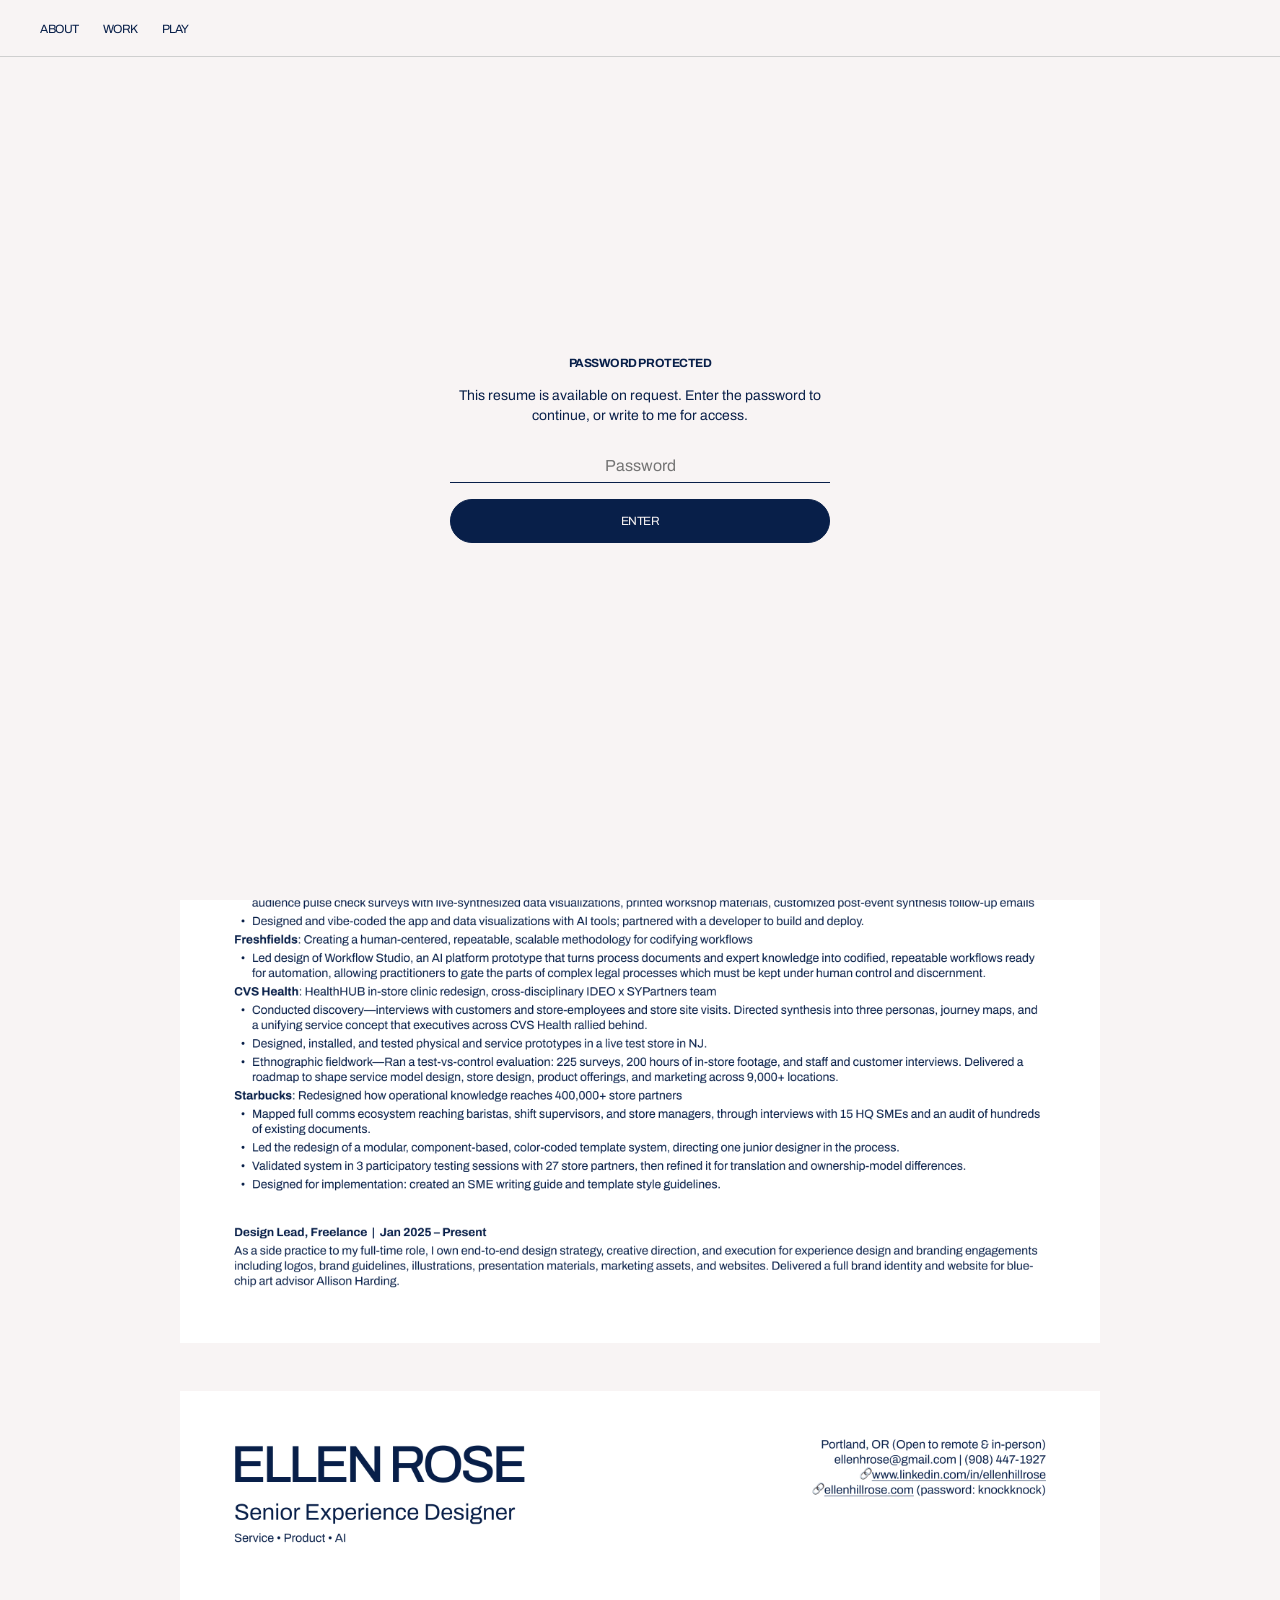
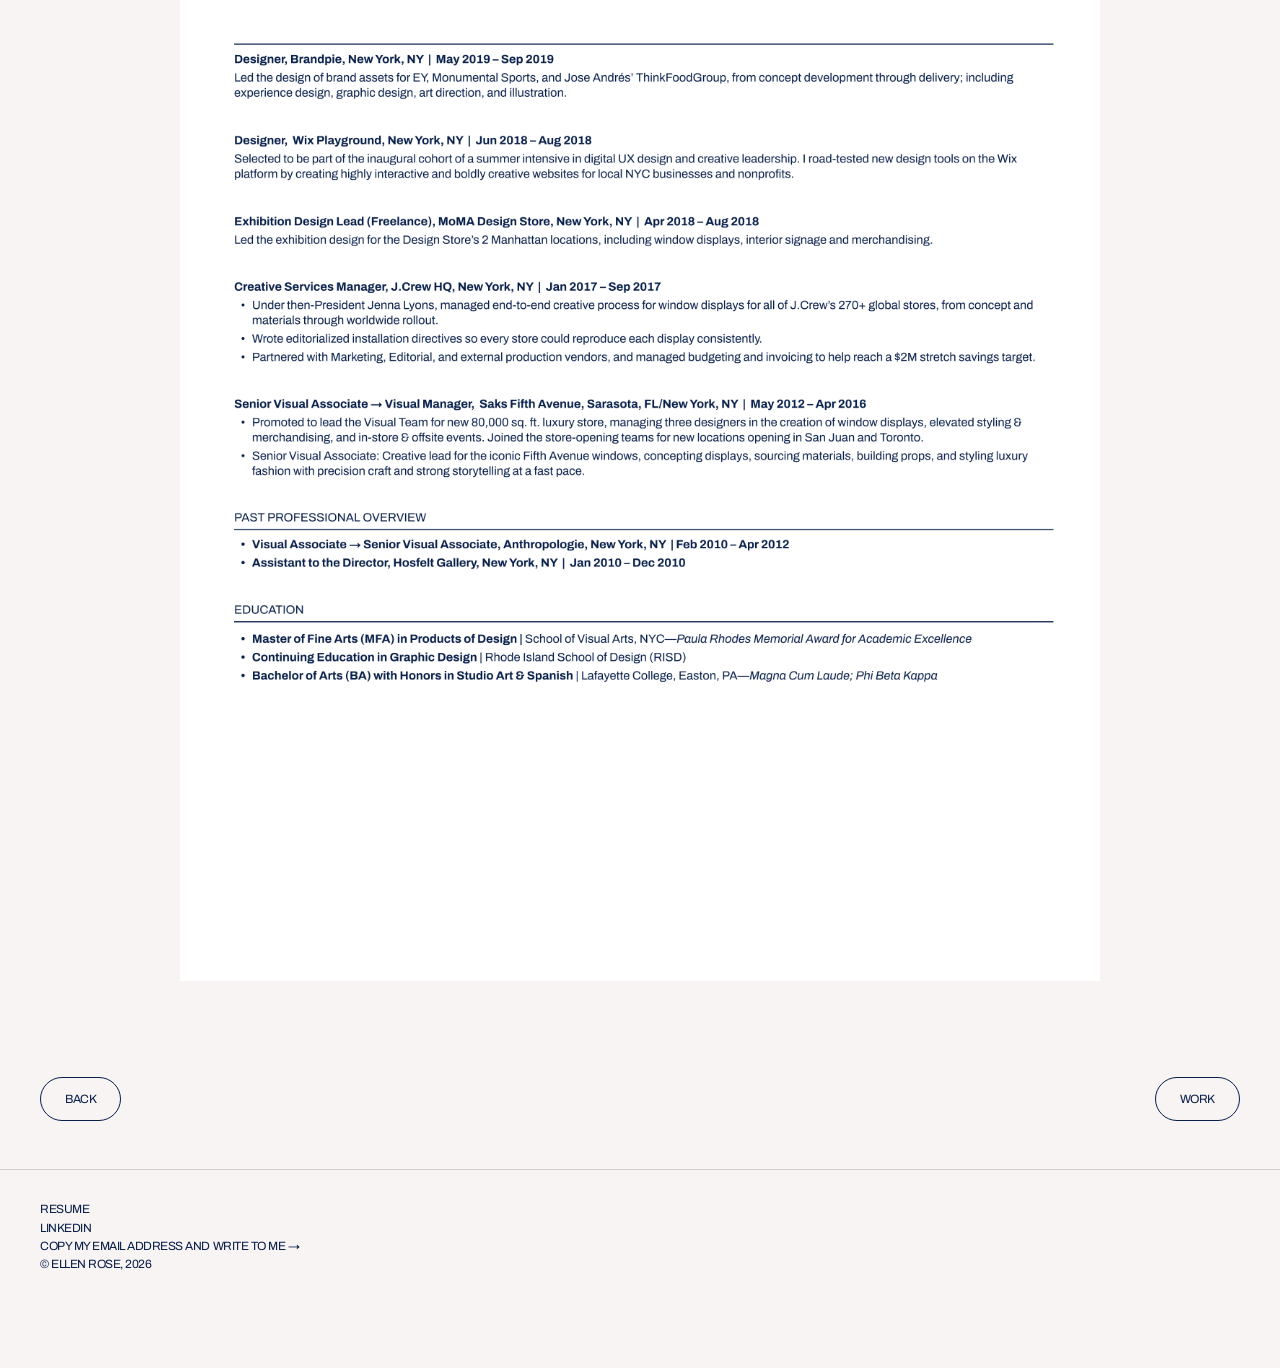
<file: resume/index.html>
<!DOCTYPE html>
<html lang="en">
<head>
  <meta charset="UTF-8" />
  <meta name="viewport" content="width=device-width, initial-scale=1.0" />
  <link rel="icon" type="image/png" href="/assets/images/favicon.png" />
  <title>Resume — Ellen Rose</title>
  <link rel="preconnect" href="https://fonts.googleapis.com" />
  <link rel="preconnect" href="https://fonts.gstatic.com" crossorigin />
  <link href="https://fonts.googleapis.com/css2?family=Archivo:wght@400;500;700&display=swap" rel="stylesheet" />
  <link rel="stylesheet" href="../css/tokens.css?v=1" />
  <link rel="stylesheet" href="../css/base.css?v=20" />
  <link rel="stylesheet" href="../css/case-study.css?v=5" />
  <link rel="stylesheet" href="../css/about.css?v=21" />
</head>
<body>

  <!-- PASSWORD GATE — shown until correct password ("knockknock") entered -->
  <div class="password-gate" id="passwordGate" role="dialog" aria-modal="true" aria-label="Password required">
    <form class="password-gate__form" id="passwordForm">
      <p class="password-gate__title">Password Protected</p>
      <p class="password-gate__note">This resume is available on request. Enter the password to continue, or write to me for access.</p>
      <label for="passwordInput" class="visually-hidden" style="position:absolute;width:1px;height:1px;overflow:hidden;clip:rect(0 0 0 0)">Password</label>
      <input type="password" id="passwordInput" class="password-gate__input" placeholder="Password" autocomplete="current-password" required />
      <button type="submit" class="password-gate__submit">Enter</button>
      <p class="password-gate__error" id="passwordError" aria-live="polite" hidden>Incorrect password. Try again.</p>
    </form>
  </div>

  <!-- NAV -->
  <nav class="site-nav" aria-label="Main navigation">
    <div class="container">
      <ul class="site-nav__list">
        <li><a href="/">About</a></li>
        <li><a href="/work/">Work</a></li>
        <li><a href="/play/">Play</a></li>
      </ul>
    </div>
  </nav>

  <!-- PAGE -->
  <main class="about-page" id="resume">

    <!-- Single-page resume image, centered. -->
    <div class="resume-figures">
      <img src="../assets/images/resume-1.png?v=3" alt="Ellen Rose resume — page 1" onerror="this.style.display='none'" />
      <img src="../assets/images/resume-2.png?v=3" alt="Ellen Rose resume — page 2" onerror="this.style.display='none'" />
    </div>

    <!-- Back (left) / Work (right) pills, above the footer -->
    <div class="about-page-nav">
      <a class="footer-next" href="/">Back</a>
      <a class="footer-next" href="/work/">Work</a>
    </div>

    <!-- ── FOOTER ─────────────────────────────────────────────── -->
    <footer class="about-footer">
      <div class="footer-links">
        <a href="/resume/">Resume</a>
        <a href="https://www.linkedin.com/in/ellenhillrose/" target="_blank" rel="noopener">LinkedIn</a>
        <button
          aria-label="Copy email address"
          onclick="navigator.clipboard.writeText('ellenhrose@gmail.com').then(() => { this.textContent = 'Copied!'; setTimeout(() => this.textContent = 'Copy my email address and write to me →', 1500); })"
        >Copy my email address and write to me →</button>
        <span class="footer-credit">© Ellen Rose, 2026</span>
      </div>
    </footer>

  </main>

  <script src="https://cdn.jsdelivr.net/npm/gsap@3/dist/gsap.min.js"></script>
  <script src="../js/main.js" type="module"></script>
  <script src="../js/password-gate.js" type="module"></script>
</body>
</html>
</file>
<file: css/tokens.css>
/* ============================================================
   DESIGN TOKENS — fill these in from your Figma design system
   ============================================================ */

:root {

  /* --- Colors --- */
  --color-bg:             #F8F4F4;
  --color-surface:        #F8F4F4;
  --color-border:         #CFCFCF;
  --color-text-primary:   #081F49;
  --color-text-secondary: #081F49;
  --color-accent:         #081F49;
  --color-accent-hover:   #081F49;
  --color-overlay:        rgba(8, 31, 73, 0.6);
  --color-white:          #ffffff;
  --color-black:          #000000;

  /* --- Typography --- */
  --font-sans:  'Archivo', system-ui, -apple-system, sans-serif;
  --font-serif: 'Archivo', system-ui, -apple-system, sans-serif;
  --font-mono:  ui-monospace, 'Cascadia Code', monospace;

  --text-xs:    0.75rem;    /* 12px */
  --text-sm:    0.875rem;   /* 14px */
  --text-base:  1rem;       /* 16px */
  --text-md:    1.125rem;   /* 18px */
  --text-lg:    1.25rem;    /* 20px */
  --text-xl:    1.5rem;     /* 24px */
  --text-2xl:   2rem;       /* 32px */
  --text-3xl:   2.5rem;     /* 40px */
  --text-4xl:   3.5rem;     /* 56px */
  --text-5xl:   5rem;       /* 80px */

  --leading-tight:    1.1;
  --leading-snug:     1.3;
  --leading-normal:   1.5;
  --leading-body:     1.4;    /* body copy  — 140% */
  --leading-label:    1.2;    /* labels     — 120% */
  --leading-loose:    1.7;

  --tracking-headline: -0.06em;   /* Baton Turbo headlines */
  --tracking-label:    -0.04em;   /* section labels */
  --tracking-body:      0em;      /* body copy */
  --tracking-tight:    -0.03em;
  --tracking-normal:    0;
  --tracking-wide:      0.08em;
  --tracking-wider:     0.15em;

  /* --- Spacing (8px base grid) --- */
  --space-1:   0.25rem;   /*  4px */
  --space-2:   0.5rem;    /*  8px */
  --space-3:   0.75rem;   /* 12px */
  --space-4:   1rem;      /* 16px */
  --space-5:   1.25rem;   /* 20px */
  --space-6:   1.5rem;    /* 24px */
  --space-8:   2rem;      /* 32px */
  --space-10:  2.5rem;    /* 40px */
  --space-12:  3rem;      /* 48px */
  --space-16:  4rem;      /* 64px */
  --space-20:  5rem;      /* 80px */
  --space-24:  6rem;      /* 96px */
  --space-32:  8rem;      /* 128px */

  /* --- Layout --- */
  --container-max:  1280px;
  --container-pad:  var(--space-6);   /* default horizontal gutter */

  /* --- Borders --- */
  --radius-sm:   4px;
  --radius-md:   8px;
  --radius-lg:   16px;
  --radius-full: 9999px;

  /* --- Shadows --- */
  --shadow-sm:  ;
  --shadow-md:  ;
  --shadow-lg:  ;

  /* --- Z-index layers --- */
  --z-base:     0;
  --z-raised:   10;
  --z-dropdown: 100;
  --z-slider:   200;   /* Play page slider overlays */
  --z-modal:    300;   /* password gate */
  --z-nav:      400;
  --z-toast:    500;

  /* --- Motion --- */
  --ease-out-expo:  cubic-bezier(0.16, 1, 0.3, 1);
  --ease-in-expo:   cubic-bezier(0.7, 0, 0.84, 0);
  --ease-in-out:    cubic-bezier(0.65, 0, 0.35, 1);
  --duration-fast:  200ms;
  --duration-base:  400ms;
  --duration-slow:  700ms;
  --duration-crawl: 1200ms;
}
</file>
<file: css/base.css>
/* tokens loaded via <link> in each page's <head> */

/* ============================================================
   BASE / RESET
   ============================================================ */

*, *::before, *::after {
  box-sizing: border-box;
  margin: 0;
  padding: 0;
}

html {
  font-size: 16px;
  scroll-behavior: smooth;
  -webkit-text-size-adjust: 100%;
  /* Clip horizontal overflow (e.g. the off-screen Play sliders) here on <html>
     so <body> is NOT turned into a scroll container — that nested-scroll setup
     was causing subtle clipping at the bottom of the page. */
  overflow-x: hidden;
}

body {
  background-color: var(--color-bg);
  color: var(--color-text-primary);
  font-family: var(--font-sans);
  font-size: var(--text-base);
  line-height: var(--leading-normal);
  min-height: 100dvh;
}

img, video {
  display: block;
  max-width: 100%;
  height: auto;
}

a {
  color: inherit;
  text-decoration: none;
}

ul, ol {
  list-style: none;
}

button {
  background: none;
  border: none;
  cursor: pointer;
  font: inherit;
}

/* ============================================================
   LAYOUT UTILITIES
   ============================================================ */

.container {
  width: 100%;
  max-width: var(--container-max);
  margin-inline: auto;
  padding-inline: var(--container-pad);
}

/* ============================================================
   TYPOGRAPHY UTILITIES
   ============================================================ */

.font-sans   { font-family: var(--font-sans); }
.font-serif  { font-family: var(--font-serif); }

/* ============================================================
   NAV  (shell — styles added per page design)
   ============================================================ */

.site-nav {
  position: fixed;
  top: 0;
  left: 0;
  right: 0;
  z-index: var(--z-nav);
}

.site-nav__list {
  display: flex;
  gap: var(--space-8);
  align-items: center;
}

/* ============================================================
   PASSWORD GATE  (overlay for protected work pages)
   ============================================================ */

.password-gate {
  position: fixed;
  inset: 0;
  z-index: var(--z-modal);
  background-color: var(--color-overlay);
  display: flex;
  align-items: center;
  justify-content: center;
}

.password-gate[hidden] { display: none; }

.password-gate__form {
  display: flex;
  flex-direction: column;
  gap: var(--space-4);
}

/* ============================================================
   PLAY PAGE — SLIDER OVERLAY
   ============================================================ */

.play-slider {
  position: fixed;
  inset: 0;
  z-index: var(--z-slider);
  transform: translateX(100%);   /* off-screen right by default */
  will-change: transform;
}

.play-slider.is-active {
  transform: translateX(0);
}

/* ============================================================
   RESPONSIVE BREAKPOINTS
   Mobile-first: base styles target 375px
   ============================================================ */

/* Tablet — 768px+ */
@media (min-width: 768px) {
  :root {
    --container-pad: var(--space-10);
  }
}

/* Desktop — 1280px+ */
@media (min-width: 1280px) {
  :root {
    --container-pad: var(--space-20);   /* 80px per spec */
  }
}
</file>
<file: css/case-study.css>
/* ============================================================
   CASE STUDY PAGE (password-protected)
   Vertical stack of 16:9 slide graphics, 80px side margins.
   Same nav / footer / button styling as the rest of the site.
   ============================================================ */

/* --- Nav --------------------------------------------------- */
.site-nav {
  padding-block: var(--space-4);
  background: var(--color-bg);
  border-bottom: 1px solid var(--color-border);
}

.site-nav__list { gap: var(--space-6); }

.site-nav__list a {
  font-family: var(--font-sans);
  font-weight: 400;
  font-size: var(--text-xs);
  letter-spacing: var(--tracking-label);
  line-height: var(--leading-label);
  text-transform: uppercase;
  color: var(--color-text-primary);
  transition: opacity var(--duration-fast) ease;
}

.site-nav__list a:hover { opacity: 0.55; }
.site-nav__list a[aria-current="page"] { font-weight: 700; }

.site-nav .container {
  max-width: none;
  padding-inline: 80px;
}

/* --- Page shell -------------------------------------------- */
.case-page {
  padding-top: 56px;          /* clear fixed nav */
}

/* --- Slide stack ------------------------------------------- */
.case-slides {
  padding: 96px 80px 0;       /* top gap + 80px side margins */
  display: flex;
  flex-direction: column;
  gap: 100px;                 /* vertical gap between slides */
}

.case-slide {
  display: block;
  width: 100%;
  aspect-ratio: 16 / 9;
  object-fit: contain;
}

/* --- Embedded Google Slides deck --------------------------- */
.case-embed {
  padding: 96px 80px 0;       /* match the slide stack's gutters */
}

.case-embed__frame {
  position: relative;
  width: 100%;
  height: 0;
  /* 16:9 slide (56.25%) + ~30px for the player's control bar, so the slide
     fills the full width with no black letterbox bars on the sides. */
  padding-bottom: calc(56.25% + 30px);
  border: 1px solid var(--color-border);
}

.case-embed__frame iframe {
  position: absolute;
  inset: 0;
  width: 100%;
  height: 100%;
  border: 0;
}

/* ============================================================
   PASSWORD GATE
   ============================================================ */
.password-gate {
  position: fixed;
  inset: 0;
  z-index: var(--z-modal);
  background-color: var(--color-bg);
  display: flex;
  align-items: center;
  justify-content: center;
  padding: var(--space-6);
}

.password-gate[hidden] { display: none; }

.password-gate__form {
  display: flex;
  flex-direction: column;
  gap: var(--space-4);
  width: 100%;
  max-width: 380px;
  text-align: center;
}

.password-gate__title {
  font-family: var(--font-sans);
  font-weight: 700;
  font-size: var(--text-xs);
  letter-spacing: var(--tracking-label);
  text-transform: uppercase;
  line-height: 1.1;
  color: var(--color-text-primary);
}

.password-gate__note {
  font-family: var(--font-sans);
  font-weight: 400;
  font-size: var(--text-sm);
  line-height: var(--leading-body);
  color: var(--color-text-primary);
  margin-bottom: var(--space-2);
}

.password-gate__input {
  font-family: var(--font-sans);
  font-size: var(--text-base);
  color: var(--color-text-primary);
  background: transparent;
  border: none;
  border-bottom: 1px solid var(--color-text-primary);
  border-radius: 0;
  padding: var(--space-2) var(--space-1);
  text-align: center;
  outline: none;
}

.password-gate__input:focus { border-bottom-color: var(--color-accent); }

.password-gate__submit {
  font-family: var(--font-sans);
  font-weight: 400;
  font-size: var(--text-xs);
  letter-spacing: var(--tracking-label);
  text-transform: uppercase;
  color: var(--color-bg);
  background: var(--color-text-primary);
  border: 1px solid var(--color-text-primary);
  border-radius: var(--radius-full);
  padding: var(--space-3) var(--space-6);
  cursor: pointer;
  transition: opacity var(--duration-fast) ease;
}

.password-gate__submit:hover { opacity: 0.85; }

.password-gate__error {
  font-family: var(--font-sans);
  font-size: var(--text-sm);
  color: #b00020;
  min-height: 1.2em;
}

.password-gate__error[hidden] { display: none; }

/* ============================================================
   FOOTER — same as Work page
   ============================================================ */
.case-footer {
  padding-left: 80px;
  padding-right: 80px;
  padding-top: 96px;
  padding-bottom: var(--space-24);
  width: 100%;
}

.case-footer__nav {
  display: flex;
  align-items: center;
  justify-content: space-between;
  padding-bottom: var(--space-12);
}

.footer-nav-pill {
  display: inline-flex;
  align-items: center;
  font-family: var(--font-sans);
  font-weight: 400;
  font-size: var(--text-xs);
  letter-spacing: var(--tracking-label);
  text-transform: uppercase;
  color: var(--color-text-primary);
  border: 1px solid var(--color-text-primary);
  padding: var(--space-3) var(--space-6);
  border-radius: var(--radius-full);
  white-space: nowrap;
  text-decoration: none;
  transition: background var(--duration-fast) ease, color var(--duration-fast) ease;
}

.footer-nav-pill:hover {
  background: var(--color-text-primary);
  color: var(--color-bg);
}

.case-footer__links {
  border-top: 1px solid var(--color-border);
  padding-top: var(--space-8);
  display: flex;
  flex-direction: column;
  gap: var(--space-1);
}

.case-footer__links a,
.case-footer__links button,
.case-footer__links .footer-credit {
  font-family: var(--font-sans);
  font-weight: 400;
  font-size: var(--text-xs);
  line-height: var(--leading-label);
  letter-spacing: var(--tracking-label);
  text-transform: uppercase;
  color: var(--color-text-primary);
  background: none;
  border: none;
  cursor: pointer;
  padding: 0;
  text-align: left;
  transition: opacity var(--duration-fast) ease;
}

.case-footer__links a:hover,
.case-footer__links button:hover { opacity: 0.55; }

/* Copyright line is not a link — keep the default arrow cursor */
.case-footer__links .footer-credit { cursor: default; }

/* ============================================================
   RESPONSIVE
   ============================================================ */
@media (min-width: 768px) and (max-width: 1279px) {
  .site-nav .container { padding-inline: 40px; }
  .case-slides { padding: 64px 40px 0; gap: 72px; }
  .case-embed { padding: 64px 40px 0; }
  .case-footer { padding-inline: 40px; padding-top: 64px; }
}

@media (max-width: 767px) {
  .site-nav .container { padding-inline: 20px; }
  .case-slides { padding: 40px 20px 0; gap: 40px; }
  .case-embed { padding: 40px 20px 0; }
  .case-footer { padding-inline: 20px; padding-top: 48px; }
  .case-footer__nav { padding-bottom: var(--space-8); }
}
</file>
<file: css/about.css>
/* ============================================================
   ABOUT PAGE
   Layout: 50/50 split — labels left, content right
   Vertical grey line = border-left on every right (content) cell
   Horizontal grey lines = border-top on every row
   ============================================================ */

/* --- Archivo loaded via Google Fonts <link> in <head> ------ */

/* --- Nav --------------------------------------------------- */
.site-nav {
  padding-block: var(--space-4);
  background: var(--color-bg);
  border-bottom: 1px solid var(--color-border);
}

.site-nav__list {
  gap: var(--space-6);
}

.site-nav__list a {
  font-family: var(--font-sans);
  font-weight: 400;
  font-size: var(--text-xs);
  letter-spacing: var(--tracking-label);
  line-height: var(--leading-label);
  text-transform: uppercase;
  color: var(--color-text-primary);
  transition: opacity var(--duration-fast) ease;
}

.site-nav__list a:hover        { opacity: 0.55; }
.site-nav__list a[aria-current="page"] { font-weight: 700; }

/* Override .container inside nav to match the 40px left inset */
.site-nav .container {
  max-width: none;
  padding-inline: 40px;
}

/* --- Page shell -------------------------------------------- */
.about-page {
  padding-top: 56px;   /* clear the fixed nav */
}

/* .about-rows wraps all section rows but NOT the footer.
   The vertical grey line lives here so it terminates exactly at
   the footer's border-top and doesn't extend into the footer. */
.about-rows {
  position: relative;
}

.about-rows::after {
  content: '';
  position: absolute;
  top: 0;
  bottom: 0;
  left: 50%;
  width: 1px;
  background-color: var(--color-border);
  pointer-events: none;
  z-index: 0;
}

/* ============================================================
   ROW — full-viewport-width two-column grid
   Left cell  = label side  (50%)
   Right cell = content side (50%) with the vertical grey line
   ============================================================ */
.about-row {
  display: grid;
  grid-template-columns: 1fr 1fr;   /* exactly 50 / 50 */
  align-items: start;
  border-top: 1px solid var(--color-border);
  padding-top: 1.75rem;             /* 28px — sit close under the line */
  padding-bottom: 5rem;             /* 80px — breathing room below */
  width: 100%;
  position: relative;
  z-index: 1;
}

/* Hero — no top border.
   align-items: start → photo top locks to the same edge as the headline top,
   placing it at the cap-height of the "E" in ELLEN ROSE. */
.about-row--hero {
  border-top: none;
  padding-top: 1.5rem;
  padding-bottom: 4rem;   /* doubled — more breathing room above the ABOUT line */
  align-items: start;
}

/* Label cell — left half */
.about-row__label {
  padding-left: 40px;
  padding-right: 20px;
  position: relative;
  z-index: 1;
}

/* Content cell — right half.
   Vertical line comes from .about-page::after, not border-left. */
.about-row__content {
  padding-left: 24px;
  padding-right: 40px;
  position: relative;   /* so content sits above the pseudo-element */
  z-index: 1;
}

/* ============================================================
   SECTION LABELS  — 110% leading per spec
   ============================================================ */
.section-label {
  font-family: var(--font-sans);
  font-weight: 400;
  font-size: var(--text-xs);
  line-height: 1.1;                 /* 110% */
  letter-spacing: var(--tracking-label);
  text-transform: uppercase;
  color: var(--color-text-primary);
  display: block;
}

/* ============================================================
   HERO
   ============================================================ */

/*
  Headline fills the right half at each breakpoint.
  Archivo cap-height ≈ 0.72 × font-size → photo matches the "E".

  Desktop (1280px):
    Right inner width = 50vw − 24px(left pad) − 40px(right pad)
    ≈ 640 − 64 = 576px
    Font-size that fills 576px ≈ 6.5rem (104px)
    Photo = 6.5rem × 0.72 = 4.68rem ≈ 75px
*/
.about-headline {
  font-family: var(--font-sans);
  font-weight: 500;
  font-size: 6rem;                  /* fills right column at 1280px */
  line-height: 0.92;
  letter-spacing: var(--tracking-headline);
  text-transform: uppercase;
  color: var(--color-text-primary);
}

.about-photo {
  width:  calc(6rem * 0.73 * 2 * 1.4);   /* +40% larger; top stays aligned via margin-top */
  height: calc(6rem * 0.73 * 2 * 1.4);
  /* Nudge down by the negative half-leading so top of circle = top of "E"
     half-leading = (line-height − 1) / 2 × font-size = (0.92 − 1)/2 × 6rem = −0.24rem
     We add the absolute value to push DOWN into the cap-height zone.        */
  margin-top: calc((1 - 0.92) / 2 * 6rem);
  border-radius: var(--radius-full);
  object-fit: cover;
  object-position: center top;
  display: block;
  flex-shrink: 0;
}

/* ============================================================
   BODY TEXT
   ============================================================ */
.body-text {
  font-family: var(--font-sans);
  font-weight: 400;
  font-size: var(--text-base);
  line-height: var(--leading-body);
  letter-spacing: var(--tracking-body);
  color: var(--color-text-primary);
}

/* Cap the copy at the width of the ELLEN ROSE headline (≈33.8em at the
   desktop 6rem size) so its right edge aligns with the final "E" rather
   than stretching the full column on wide screens. */
.body-text p { max-width: 33.8em; }
.body-text p + p { margin-top: var(--space-4); }

/* Design-principles link under the About copy — reads as a continuation
   of the body paragraphs (same body font size/style, sentence case) */
.about-principles-link {
  margin-top: var(--space-4);
  font-family: var(--font-sans);
  font-weight: 400;
  font-size: var(--text-base);
  line-height: var(--leading-body);
  letter-spacing: var(--tracking-body);
  text-transform: none;
  color: var(--color-text-primary);
}
.about-principles-link {
  margin-top: var(--space-6);
}
/* Pill button — matches .footer-next (defined below) */

/* ============================================================
   DESIGN EXPERTISE
   ============================================================ */
.expertise-block + .expertise-block {
  margin-top: var(--space-8);
}

.expertise-block__heading {
  font-family: var(--font-sans);
  font-weight: 400;
  font-size: var(--text-xs);
  line-height: 1.1;
  letter-spacing: var(--tracking-label);
  text-transform: uppercase;
  color: var(--color-text-primary);
  margin-bottom: 8px;
}

.expertise-block__body {
  font-family: var(--font-sans);
  font-weight: 400;
  font-size: var(--text-base);
  line-height: var(--leading-body);
  letter-spacing: var(--tracking-body);
  color: var(--color-text-primary);
  /* Align right edge with the ELLEN ROSE headline, like the About copy. */
  max-width: 33.8em;
}

/* ============================================================
   BULLETED SKILL LISTS — Consulting Expertise + AI-Native Design
   ============================================================ */
.consulting-list,
.expertise-list {
  list-style: disc;
  padding-left: 1.1em;        /* room for the bullet */
  font-family: var(--font-sans);
  font-weight: 400;
  font-size: var(--text-base);
  line-height: var(--leading-body);
  letter-spacing: var(--tracking-body);
  color: var(--color-text-primary);
}

.consulting-list li + li,
.expertise-list li + li { margin-top: var(--space-1); }

/* AI-Native list aligns its right edge with the headline too. */
.expertise-list { max-width: 33.8em; }

/* ============================================================
   EDUCATION
   ============================================================ */
.education-entry + .education-entry { margin-top: var(--space-8); }

.education-entry__school {
  font-family: var(--font-sans);
  font-weight: 700;
  font-size: var(--text-base);
  line-height: var(--leading-label);
  letter-spacing: var(--tracking-label);
  text-transform: uppercase;
  color: var(--color-text-primary);
}

.education-entry__detail {
  font-family: var(--font-sans);
  font-weight: 400;
  font-size: var(--text-base);
  line-height: var(--leading-body);
  letter-spacing: var(--tracking-body);
  color: var(--color-text-primary);
}

/* ============================================================
   DESIGN-PRINCIPLES PAGE — centered image + Back/Work pills
   ============================================================ */
.principles-figure {
  display: flex;
  justify-content: center;
  padding: var(--space-24) 40px;   /* generous vertical space above/below */
}
.principles-figure img {
  display: block;
  width: auto;
  height: auto;
  max-width: min(640px, 100%);
  max-height: 82vh;
}

/* Back / Work pill row, above the footer (mirrors the Work page) */
.about-page-nav {
  display: flex;
  align-items: center;
  justify-content: space-between;
  padding: 0 40px var(--space-12);
}

/* Resume page — two stacked, centered page images */
.resume-figures {
  display: flex;
  flex-direction: column;
  align-items: center;
  gap: var(--space-12);
  padding: var(--space-24) 40px;
}
.resume-figures img {
  display: block;
  width: 100%;
  height: auto;
  max-width: min(920px, 100%);
}

/* ============================================================
   CLIENTS
   ============================================================ */
.clients-grid {
  display: grid;
  grid-template-columns: 1fr 1fr;
  column-gap: var(--space-8);
}

.clients-grid li {
  font-family: var(--font-sans);
  font-weight: 400;
  font-size: var(--text-base);
  line-height: var(--leading-body);
  letter-spacing: var(--tracking-body);
  color: var(--color-text-primary);
}

/* ============================================================
   NEXT-PAGE BUTTON  (sits above the footer's grey line)
   ============================================================ */
.about-next {
  display: flex;
  justify-content: flex-end;
  padding-left: 40px;
  padding-right: 40px;
  padding-top: var(--space-20);     /* 80px space below clients */
  padding-bottom: var(--space-12);  /* 48px gap above the footer line */
  position: relative;
  z-index: 1;
}

/* ============================================================
   FOOTER
   ============================================================ */
.about-footer {
  border-top: 1px solid var(--color-border);
  padding-left: 40px;
  padding-right: 40px;
  padding-top: var(--space-8);          /* 32px above footer links */
  padding-bottom: var(--space-24);      /* 96px — standard footer breathing room */
  display: flex;
  align-items: flex-end;
  justify-content: space-between;
  gap: var(--space-8);
  width: 100%;
  position: relative;
  z-index: 1;
}

.footer-links {
  display: flex;
  flex-direction: column;
  gap: var(--space-1);
}

.footer-links a,
.footer-links button,
.footer-credit {
  font-family: var(--font-sans);
  font-weight: 400;
  font-size: var(--text-xs);
  line-height: var(--leading-label);
  letter-spacing: var(--tracking-label);
  text-transform: uppercase;
  color: var(--color-text-primary);
  background: none;
  border: none;
  cursor: pointer;
  padding: 0;
  text-align: left;
  transition: opacity var(--duration-fast) ease;
}

.footer-links a:hover,
.footer-links button:hover { opacity: 0.55; }

/* Copyright line is not a link — keep the default arrow cursor */
.footer-credit { cursor: default; }

.footer-next {
  display: inline-flex;
  align-items: center;
  font-family: var(--font-sans);
  font-weight: 400;
  font-size: var(--text-xs);
  letter-spacing: var(--tracking-label);
  text-transform: uppercase;
  color: var(--color-text-primary);
  border: 1px solid var(--color-text-primary);
  padding: var(--space-3) var(--space-6);
  border-radius: var(--radius-full);
  white-space: nowrap;
  transition: background var(--duration-fast) ease, color var(--duration-fast) ease;
}

.footer-next:hover {
  background: var(--color-text-primary);
  color: var(--color-bg);
}

/* Non-interactive variant (e.g. "Coming Soon") */
.footer-next--static { cursor: default; }
.footer-next--static:hover {
  background: transparent;
  color: var(--color-text-primary);
}

/* ============================================================
   RESPONSIVE — Tablet 768px – 1279px
   ============================================================ */
@media (min-width: 768px) and (max-width: 1279px) {

  /* Headline scales with vw to fill right 50% minus padding */
  .about-headline {
    font-size: clamp(3rem, 6.5vw, 6rem);
  }

  /* Photo enlarged; top stays aligned with the headline via margin-top */
  .about-photo {
    width:  calc(clamp(3rem, 6.5vw, 6rem) * 0.73 * 2 * 1.4);
    height: calc(clamp(3rem, 6.5vw, 6rem) * 0.73 * 2 * 1.4);
  }

  .about-row__label   { padding-left: 24px; }
  .about-row__content { padding-left: 20px; padding-right: 24px; }
  .about-footer       { padding-inline: 24px; }
  .site-nav .container { padding-inline: 24px; }
}

/* ============================================================
   RESPONSIVE — Mobile ≤ 767px  (single-column stack)
   ============================================================ */
@media (max-width: 767px) {

  .about-page { padding-top: 48px; }

  .about-row {
    grid-template-columns: 1fr;
    padding-inline: 20px;
    padding-top: 1.25rem;
    padding-bottom: 3rem;
  }

  .about-row--hero {
    padding-top: 1rem;
    padding-bottom: 1.5rem;
    align-items: start;
  }

  /* On mobile, remove the decorative central vertical line entirely */
  .about-rows::after { display: none; }

  .about-row__label {
    padding-left: 0;
    padding-right: 0;
    margin-bottom: 0.5rem;
  }

  .about-row__content {
    border-left: none;
    padding-left: 0;
    padding-right: 0;
  }

  /* Headline fills single column */
  .about-headline {
    font-size: clamp(2.5rem, 12vw, 3.75rem);
  }

  .about-photo {
    width:  calc(clamp(2.5rem, 12vw, 3.75rem) * 0.72);
    height: calc(clamp(2.5rem, 12vw, 3.75rem) * 0.72);
    margin-bottom: 0.5rem;
  }

  .about-footer {
    flex-direction: column;
    align-items: flex-start;
    padding-inline: 20px;
    gap: 1.5rem;
  }

  .site-nav .container { padding-inline: 20px; }
}
</file>
